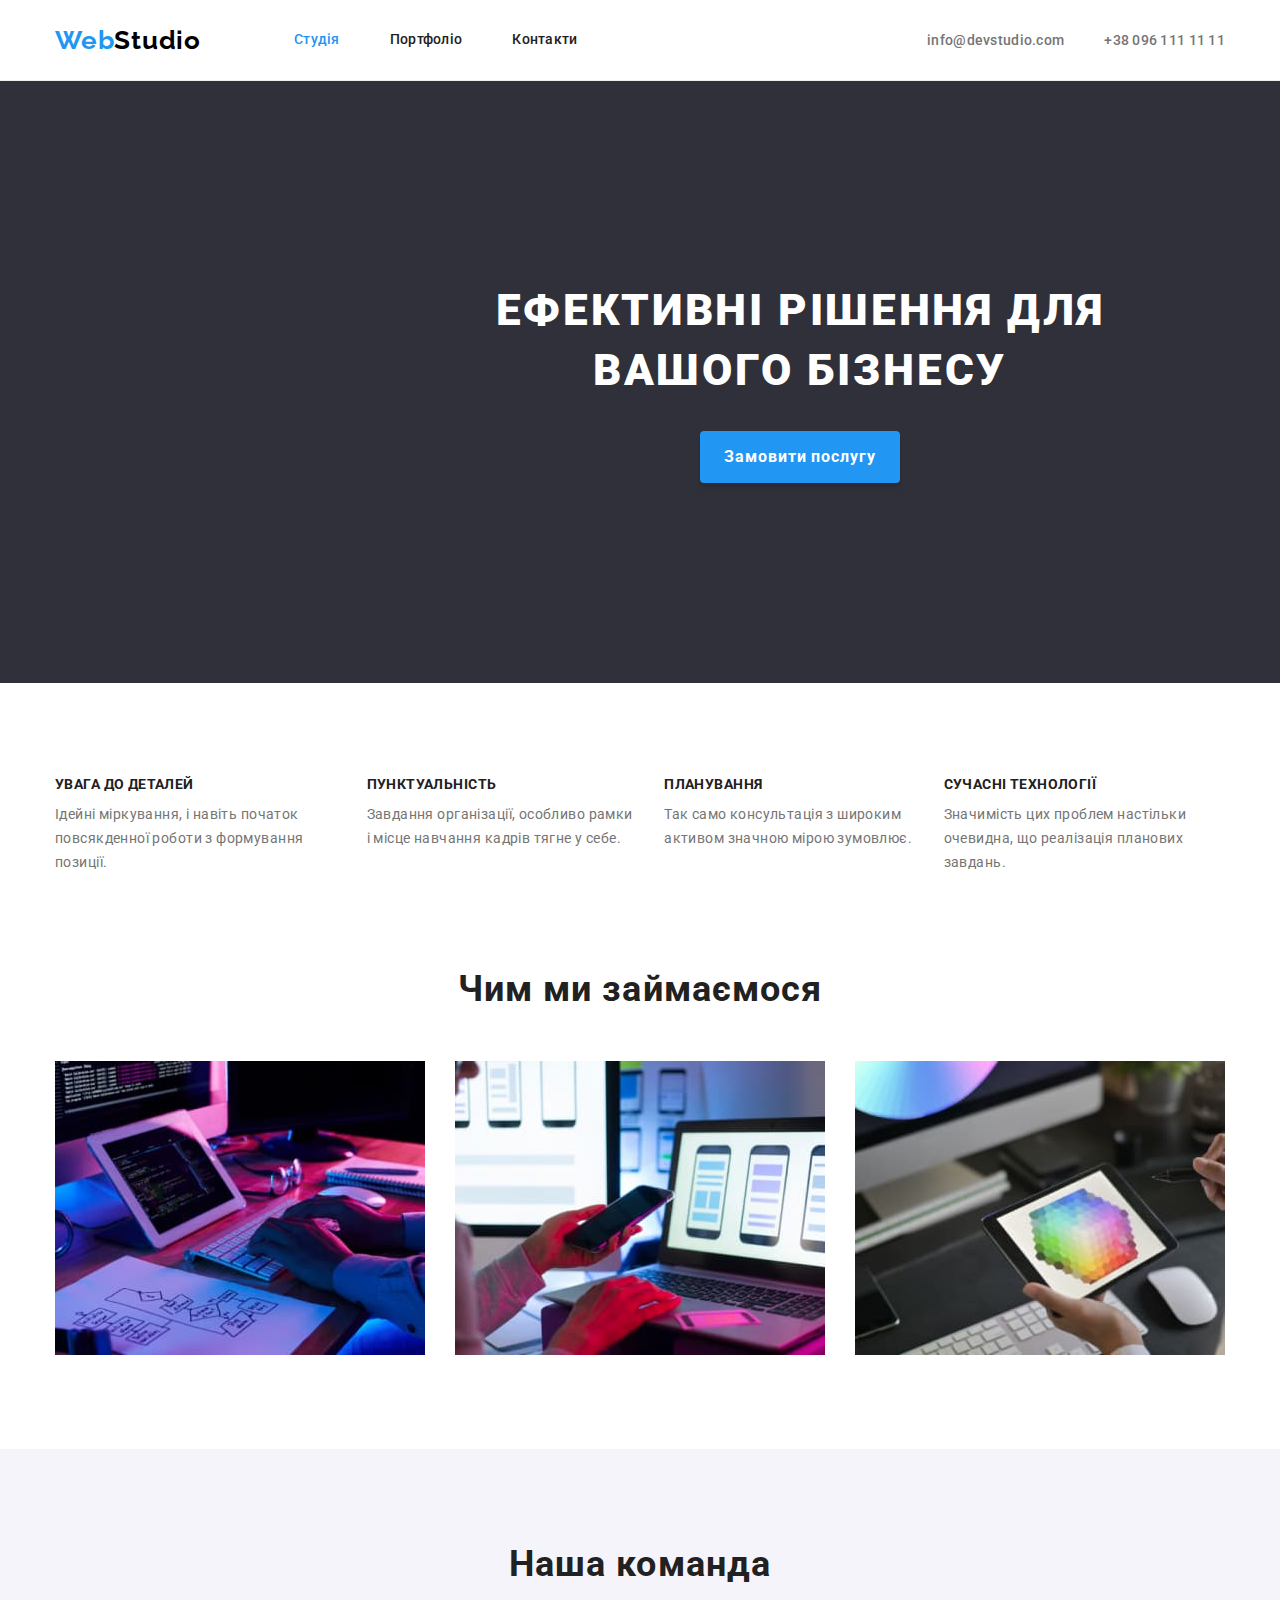
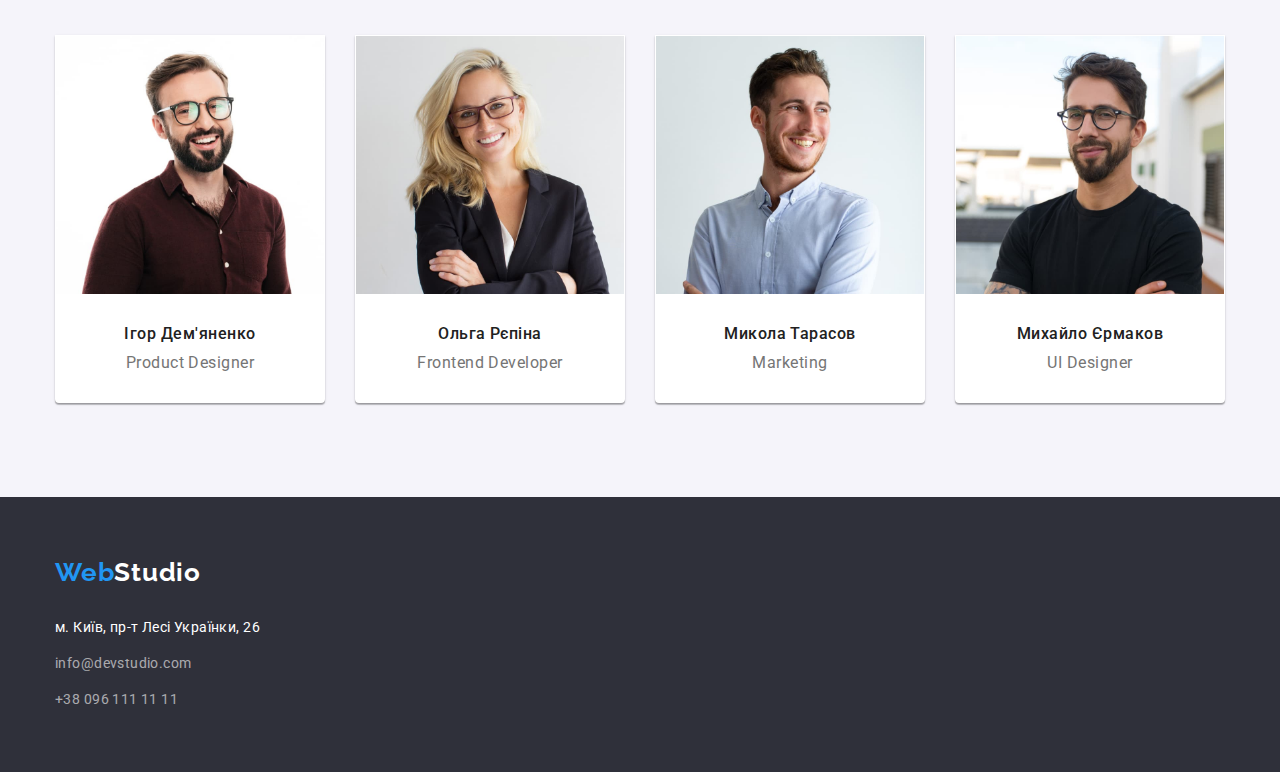
<file: index.html>
<!DOCTYPE html>
<html lang="uk">
<head>
    <meta charset="UTF-8">
    <meta http-equiv="X-UA-Compatible" content="IE=edge">
    <meta name="viewport" content="width=device-width, initial-scale=1.0">
    <title>Студія</title>
    <link rel="preconnect" href="https://fonts.googleapis.com">
    <link rel="preconnect" href="https://fonts.gstatic.com" crossorigin>
    <link href="https://fonts.googleapis.com/css2?family=Raleway:wght@700&family=Roboto:wght@400;500;700;900&display=swap"
        rel="stylesheet">
        <link rel="stylesheet" href="https://cdnjs.cloudflare.com/ajax/libs/modern-normalize/1.1.0/modern-normalize.min.css">
    <link rel="stylesheet" href="./css/styles.css"/>
</head>
<body>
    <header>
        <div class="container all-header">
        <a class="logo" href="./index.html"><span class="accent">Web</span>Studio</a>
        <nav>
        <ul class="site-nav list">
            <li class="item"><a class="link current" href="./index.html">Студія</a></li>
            <li class="item"><a class="link" href="./portfolio.html">Портфоліо</a></li>
            <li class="item"><a class="link" href="">Контакти</a></li>
        </ul>
        </nav>
        <ul class="contacts list contacts-top">
            <li class="item"><a class="link" href="mailto:info@devstudio.com">info@devstudio.com</a></li>
            <li class="item"><a class="link" href="tel:+380961111111">+38 096 111 11 11</a></li>
        </ul>
    </header>
    </div>

<main>

    <section class="hero">
        <div class="container">
        <h1 class="hero-title">Ефективні рішення для вашого бізнесу</h1>
        <button class="hero-btn btn" type="button">Замовити послугу</button>
    </div>
</section>

    <section class="features">
        <div class="container">
        <!--прихований заголовок Особливі якості-->
        <h2 class="hidden">Особливі якості</h2>
        <ul class="list features-list">
            <li class="item">
                <h3 class="title">УВАГА ДО ДЕТАЛЕЙ</h3>
                <p>Ідейні міркування, і навіть початок повсякденної роботи з формування позиції.</p>
            </li>
            <li class="item">
                <h3 class="title">ПУНКТУАЛЬНІСТЬ</h3>
                <p>Завдання організації, особливо рамки і місце навчання кадрів тягне у себе.</p>
            </li>
            <li class="item">
                <h3 class="title">ПЛАНУВАННЯ</h3>
                <p>Так само консультація з широким активом значною мірою зумовлює.</p>
            </li>
            <li class="item">
                <h3 class="title">СУЧАСНІ ТЕХНОЛОГІЇ</h3>
                <p>Значимість цих проблем настільки очевидна, що реалізація планових завдань.</p>
            </li>
        </ul>
    </div>
    </section>

    <section class="works" >
        <div class="container">
        <h2 class="title" >Чим ми займаємося</h2>
        <ul class="list works-container">
            <li class="item"><a href=""><img src="./images/box-1.jpg" alt="Комп'ютер" width="370" height="294"></a></li>
            <li class="item"><a href=""><img src="./images/box-2.jpg" alt="Смартфон" width="370" height="294"></a></li>
            <li class="item"><a href=""><img src="./images/box-3.jpg" alt="Планшет" width="370" height="294"></a></li>
        </ul>
        </div>
    </section>

    <section class="team">
        <div class="container">
        <h2 class="title">Наша команда</h2>
        <ul class="list team-container">
            <li class="item">
                <img src="./images/img-o.jpg" alt="Фото" width="270" height="260">
                <div class="team-title-text">
                <h3 class="team-title">Ігор Дем'яненко</h3>
                <p class="team-text" lang="en">Product Designer</p>
                </div>
            </li>
            <li class="item">
                <img src="./images/img-1.jpg" alt="Фото" width="270" height="260">
                <div class="team-title-text">
                <h3 class="team-title">Ольга Рєпіна</h3>
                <p class="team-text" lang="en">Frontend Developer</p>
                </div>
            </li>
            <li class="item">
                <img src="./images/img-2.jpg" alt="Фото" width="270" height="260">
                <div class="team-title-text">
                <h3 class="team-title">Микола Тарасов</h3>
                <p class="team-text"  class="team-text"lang="en">Marketing</p>
                </div>
            </li>
            <li class="item">
                <img src="./images/img-3.jpg" alt="Фото" width="270" height="260">
                <div class="team-title-text">
                <h3 class="team-title">Михайло Єрмаков</h3>
                <p class="team-text" lang="en">UI Designer</p>
                </div>
            </li>
        </ul>
    </div>
    </section>
   </main>

  <footer class="footer">
    <div class="container">
    <a class="logo" href="./index.html"><span class="accent">Web</span>Studio</a>
    <address class="address">м. Київ, пр-т Лесі Українки, 26</address>
        <ul class="contacts list contacts-bottom">
            <li class="item"><a class="footer-link link" href="mailto:info@devstudio.com">info@devstudio.com</a></li>
            <li class="item"><a class="footer-link link" href="tel:+380961111111">+38 096 111 11 11</a></li>
        </ul>
    </div>
  </footer>
</body>
</html>
</file>
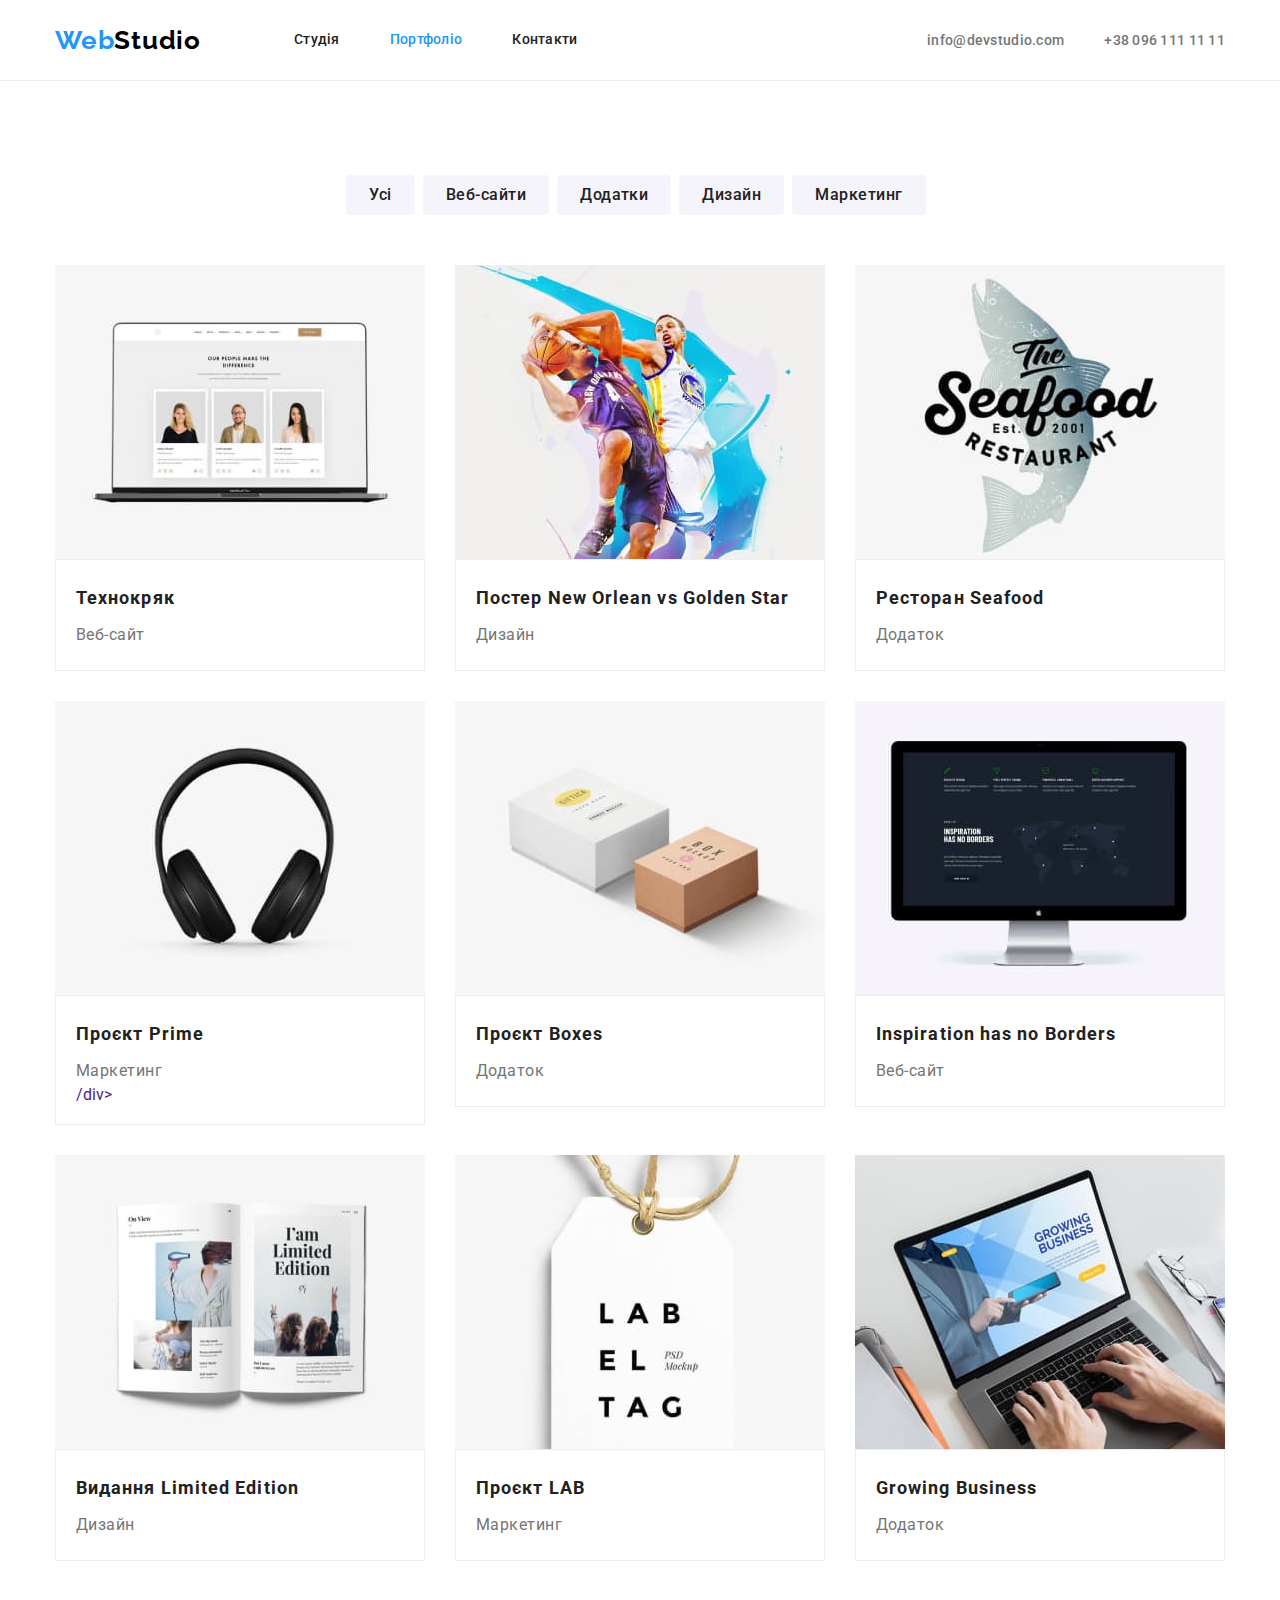
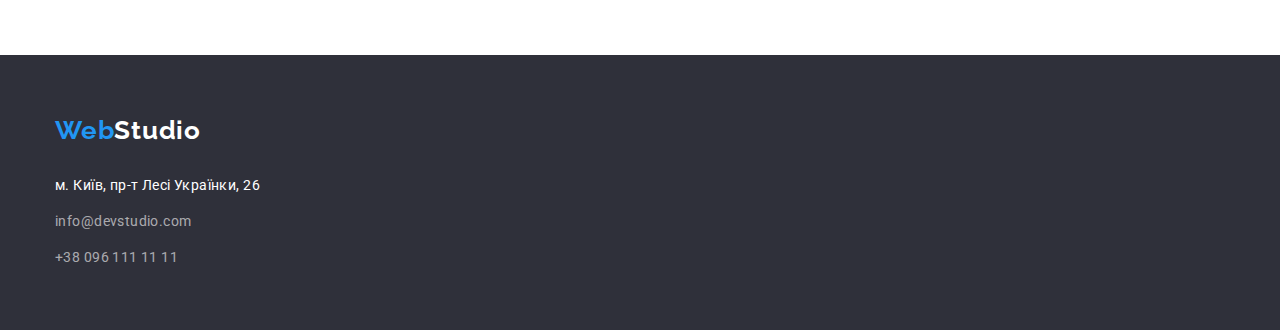
<file: portfolio.html>
<!DOCTYPE html>
<html lang="uk">
  <head>
    <meta charset="UTF-8" />
    <meta http-equiv="X-UA-Compatible" content="IE=edge" />
    <meta name="viewport" content="width=device-width, initial-scale=1.0" />
    <title>Студія</title>
    <link rel="preconnect" href="https://fonts.googleapis.com" />
    <link rel="preconnect" href="https://fonts.gstatic.com" crossorigin />
    <link
      href="https://fonts.googleapis.com/css2?family=Raleway:wght@700&family=Roboto:wght@400;500;700;900&display=swap"
      rel="stylesheet"
    />
    <link
      rel="stylesheet"
      href="https://cdnjs.cloudflare.com/ajax/libs/modern-normalize/1.1.0/modern-normalize.min.css"
    />
    <link rel="stylesheet" href="./css/styles.css" />
  </head>

  <body>
  <header>
        <div class="container all-header">
        <a class="logo" href="./index.html"><span class="accent">Web</span>Studio</a>
        <nav>
        <ul class="site-nav list">
            <li class="item"><a class="link" href="./index.html">Студія</a></li>
            <li class="item"><a class="link current" href="./portfolio.html">Портфоліо</a></li>
            <li class="item"><a class="link" href="">Контакти</a></li>
        </ul>
        </nav>
        <ul class="contacts list contacts-top">
            <li class="item"><a class="link" href="mailto:info@devstudio.com">info@devstudio.com</a></li>
            <li class="item"><a class="link" href="tel:+380961111111">+38 096 111 11 11</a></li>
        </ul>
    </header>
    </div>

    <main>
      <section class="portfolio">
        <div class="container">
        <!--прихований заголовок Портфоліо-->
        <h1 class="hidden">Портфоліо</h1>
        <ul class="list btn-container">
          <li class="item"><button class="btn" type="button">Усі</button></li>
          <li class="item"><button class="btn" type="button">Веб-сайти</button></li>
          <li class="item"><button class="btn" type="button">Додатки</button></li>
          <li class="item"><button class="btn" type="button">Дизайн</button></li>
          <li class="item"><button class="btn" type="button">Маркетинг</button></li>
        </ul>

        <ul class="list flex-container">
          <li class="flex-element">
            <a href="">
              <img src="./images/img-11.jpg" alt="Фото команди" width="370" height="294" />
              <div class="portfolio-subtitle-text"><h2 class="portfolio-subtitle">Технокряк</h2>
              <p class="portfolio-text">Веб-сайт</p></div></a
            >
          </li>
          <li class="flex-element">
            <a href="">
              <img src="./images/img-12.jpg" alt="Баскетболісти" width="370" height="294" />
              <div class="portfolio-subtitle-text"><h2 class="portfolio-subtitle">
                Постер <span lang="en">New Orlean vs Golden Star</span>
              </h2>
              <p class="portfolio-text">Дизайн</p></div></a
            >
          </li>
          <li class="flex-element">
            <a href="">
              <img src="./images/img-13.jpg" alt="Емблема ресторану" width="370" height="294" />
              <div class="portfolio-subtitle-text"><h2 class="portfolio-subtitle">Ресторан <span lang="en">Seafood</span></h2>
              <p class="portfolio-text">Додаток</p></div></a
            >
          </li>
          <li class="flex-element">
            <a href="">
              <img src="./images/img-14.jpg" alt="Навушники" width="370" height="294" />
              <div class="portfolio-subtitle-text"><h2 class="portfolio-subtitle">Проєкт <span lang="en">Prime</span></h2>
              <p class="portfolio-text">Маркетинг</p>/div></a
            >
          </li>
          <li class="flex-element">
            <a href="">
              <img src="./images/img-15.jpg" alt="Коробки" width="370" height="294" />
              <div class="portfolio-subtitle-text"><h2 class="portfolio-subtitle">Проєкт <span lang="en">Boxes</span></h2>
              <p class="portfolio-text">Додаток</p></div></a
            >
          </li>
          <li class="flex-element">
            <a href="">
              <img src="./images/img-16.jpg" alt="Монітор" width="370" height="294" />
              <div class="portfolio-subtitle-text"><h2 class="portfolio-subtitle"><span lang="en">Inspiration has no Borders</span></h2>
              <p class="portfolio-text">Веб-сайт</p></div></a
            >
          </li>
          <li class="flex-element">
            <a href="">
              <img src="./images/img-17.jpg" alt="Книга" width="370" height="294" />
              <div class="portfolio-subtitle-text"><h2 class="portfolio-subtitle">Видання <span lang="en">Limited Edition</span></h2>
              <p class="portfolio-text">Дизайн</p></div></a
            >
          </li>
          <li class="flex-element">
            <a href="">
              <img src="./images/img-18.jpg" alt="Лейбл" width="370" height="294" />
              <div class="portfolio-subtitle-text"><h2 class="portfolio-subtitle">Проєкт <span lang="en">LAB</span></h2>
              <p class="portfolio-text">Маркетинг</p></div></a
            >
          </li>
          <li class="flex-element">
            <a href="">
              <img src="./images/img-19.jpg" alt="Ноутбук" width="370" height="294" />
              <div class="portfolio-subtitle-text"><h2 class="portfolio-subtitle"><span lang="en">Growing Business</span></h2>
              <p class="portfolio-text">Додаток</p></div></a
            >
          </li>
        </ul>
      </section>
      </div>
    </main>

  <footer class="footer">
    <div class="container">
    <a class="logo" href="./index.html"><span class="accent">Web</span>Studio</a>
    <address class="address">м. Київ, пр-т Лесі Українки, 26</address>
        <ul class="contacts list contacts-bottom">
            <li class="item"><a class="footer-link link" href="mailto:info@devstudio.com">info@devstudio.com</a></li>
            <li class="item"><a class="footer-link link" href="tel:+380961111111">+38 096 111 11 11</a></li>
        </ul>
    </div>
  </footer>
    </div>
  </body>
</html>
</file>
<file: css/styles.css>
:root {
  --main-text-color: #757575;
  --title-text-color: #212121;
  --accent-color: #2196f3;
  --prim-bcg-color: #ffffff;
  --sec-bcg-color: #2f303a;
}

body {
  font-family: 'Roboto', 'Raleway', sans-serif;
  background-color: var(--prim-bcg-color);
  color: var(--main-text-color);
}

header {
  border-bottom: 1px solid #eeeeee;
}

p,
h1,
h2,
h3,
h4,
h5,
h6 {
  margin: 0px;
}
ul,
ol {
  margin: 0px;
  padding-left: 0px;
}

img {
  display: block;
  max-width: 100%;
  height: auto;
}

a {
  text-decoration: none;
}

.hidden {
  position: absolute;
  width: 1px;
  height: 1px;
  margin: -1px;
  border: 0;
  padding: 0;
  white-space: nowrap;
  overflow: hidden;
}

.list {
  padding: 0;
  margin: 0;
  list-style: none;
}

.btn {
  cursor: pointer;
  font-family: inherit;
}

.btn:hover,
.btn:focus {
  color: var(--sec-bcg-color);
}

.container {
  margin-left: auto;
  margin-right: auto;
  width: 1200px;
  padding-left: 15px;
  padding-right: 15px;
  /* outline: 2px solid tomato; */
}

.all-header {
  display: flex;
  align-items: center;
  }

.logo {
  font-family: 'Raleway';
  font-weight: 700;
  font-size: 26px;
  line-height: 1.19;
  /* identical to box height */
  letter-spacing: 0.03em;
}

header .logo {
  color: #000000;
}

span.accent {
  color: var(--accent-color);
}

.logo:hover {
  color: var(--accent-color);
}
span.accent:hover {
  color: #000000;
}

.link {
  font-weight: 500;
  font-size: 14px;
  line-height: 1.14;
  letter-spacing: 0.02em;
}
.site-nav .link {
  display: block;
  padding-top: 32px;
  padding-bottom: 32px;
  color: var(--title-text-color);
}

.site-nav .link:hover,
.site-nav .link:focus,
.contacts .link:hover,
.contacts .link:focus {
  color: var(--accent-color);
}

.site-nav .link.current {
  color: var(--accent-color);
}

.site-nav {
  display: flex;
  margin-left: 93px;
}

.site-nav .item {
  /* background-color: tomato; */
}

.site-nav .item + .item {
  margin-left: 50px;
}

.contacts .link {
  color: var(--main-text-color);
}

.contacts-top {
  display: flex;
  margin-left: auto;
}

.contacts-top .item + .item {
  margin-left: 40px;
}

/*Секція Герой*/

.hero {

  padding: 200px; 0;
  background-color: var(--sec-bcg-color);
  text-align: center;
}
.hero-title {
  max-width: 696px;
  margin: auto; auto;
  color: #ffffff;
  font-weight: 900;
  font-size: 44px;
  line-height: 1.36;
  letter-spacing: 0.06em;
  text-transform: uppercase;
}
.hero-btn {
  margin-top: 30px;
  display: inline-block;
  padding: 10px 20px;
  min-width: 200px;
  box-shadow: 0px 4px 4px rgba(0, 0, 0, 0.15);
  border-radius: 4px;
  border: 1px solid transparent;
  background-color: var(--accent-color);
  color: #ffffff;
  font-weight: 700;
  font-size: 16px;
  line-height: 1.88;
  text-align: center;
  letter-spacing: 0.06em;
}

/* sections*/
.title {
  font-weight: 700;
  color: var(--title-text-color);
}

.features {
  padding-top: 94px;
  padding-bottom: 94px;
}

.features .title {
  margin-bottom: 10px;
  font-size: 14px;
  line-height: 1.14;
  letter-spacing: 0.03em;
  text-transform: uppercase;
}

.features p {
  font-size: 14px;
  line-height: 1.71;
  letter-spacing: 0.03em;
  color: var(--main-text-color);
}

.features-list {
  display: flex;
  min-width: 270px;
}

.features-list .item:not(:last-child) {
  margin-right: 30px;
}

.works{
  padding-bottom: 94px;
}


.works .title {
  margin-bottom: 50px;
  font-size: 36px;
  line-height: 1.17;
  text-align: center;
  letter-spacing: 0.03em;
}

.works-container {
  display: flex;
}

.works-container .item:not(:last-child) {
  margin-right: 30px;
}

.team {
  padding-top: 94px;
  padding-bottom: 94px;
  background-color: #f5f4fa;
}
.team .title {
  margin-bottom: 50px;
  font-size: 36px;
  line-height: 1.17;
  text-align: center;
  letter-spacing: 0.03em;
}

.team-title-text {
  padding-top: 30px;
  padding-bottom: 30px;
}
.team-title {
  /* margin-top: 30px;*/
  margin-bottom: 10px;
  font-weight: 500;
  font-size: 16px;
  line-height: 1.19;
  /* identical to box height */
  text-align: center;
  letter-spacing: 0.03em;
  color: var(--title-text-color);
}
.team-text {
  /* margin-bottom: 30px; */
  font-size: 16px;
  line-height: 1.19;
  /* identical to box height */
  text-align: center;
  letter-spacing: 0.03em;
  color: var(--main-text-color);
}

.team li {
  background-color: var(--prim-bcg-color);
}

.team-container {
  display: flex;
  }

.team-container .item {
  border: 1px solid transparent;
  box-shadow: 0px 1px 3px rgba(0, 0, 0, 0.12), 0px 1px 1px rgba(0, 0, 0, 0.14),
    0px 2px 1px rgba(0, 0, 0, 0.2);
  border-radius: 0px 0px 4px 4px;
}

.team-container .item:not(:last-child) {
  margin-right: 30px;
}

.footer {
  padding-top: 60px;
  padding-bottom: 60px;
  background-color: var(--sec-bcg-color);
}

footer .logo {
  color: #ffffff;
}

.footer-link.link {
  font-weight: 400;
  font-size: 14px;
  line-height: 1.71;
  letter-spacing: 0.03em;
  color: rgba(255, 255, 255, 0.6);
}
.address {
  margin-top: 28px;
  font-weight: 400;
  font-size: 14px;
  line-height: 1.71;
  letter-spacing: 0.03em;
  color: #ffffff;
  font-style: normal;
}

.contacts-bottom .item {
  margin-top: 12px;
}

/*Portfolio*/

.portfolio {
padding-top: 94px;
padding-bottom: 94px;
}

.btn-container {
  display: flex;
  justify-content: center;
  align-content: center;
    
}

.btn-container .item {
    /* outline: solid green; */
    margin-right: 8px;
}

.portfolio .btn {

  padding: 6px 22px;
  border-radius: 4px;
  border: 1px solid transparent;

  background: #f5f4fa;
  font-weight: 500;
  font-size: 16px;
  line-height: 1.62;
  text-align: center;
  letter-spacing: 0.03em;
  color: var(--title-text-color);
}

/* .portfolio .btn:first-child {
  background-color: var(--accent-color);
} */

.portfolio .btn:hover,
.portfolio .btn:focus {
  color: var(--accent-color);
}

.portfolio-subtitle-text{
 padding: 20px; 24px;
 border: 1px solid #eeeeee;
}

.portfolio-subtitle {
  margin-bottom: 4px;
  font-weight: 700;
  font-size: 18px;
  line-height: 2;
  letter-spacing: 0.06em;
  color: var(--title-text-color);
}

.portfolio-text {
  font-size: 16px;
  line-height: 1.88;
  letter-spacing: 0.03em;
  color: var(--main-text-color);
}


.flex-container {
  margin-top: 50px;
  display: flex;
  flex-wrap: wrap;
  /* background-color: teal; */
}

.flex-element {
  width: 370px;
  margin-right: 30px;
  margin-bottom: 30px;
    /* background-color: tomato; */
}

.flex-element:nth-child(3n) {
  margin-right: 0;
}

.flex-element:nth-last-child(-n + 3) {
  margin-bottom: 0;
}
</file>
